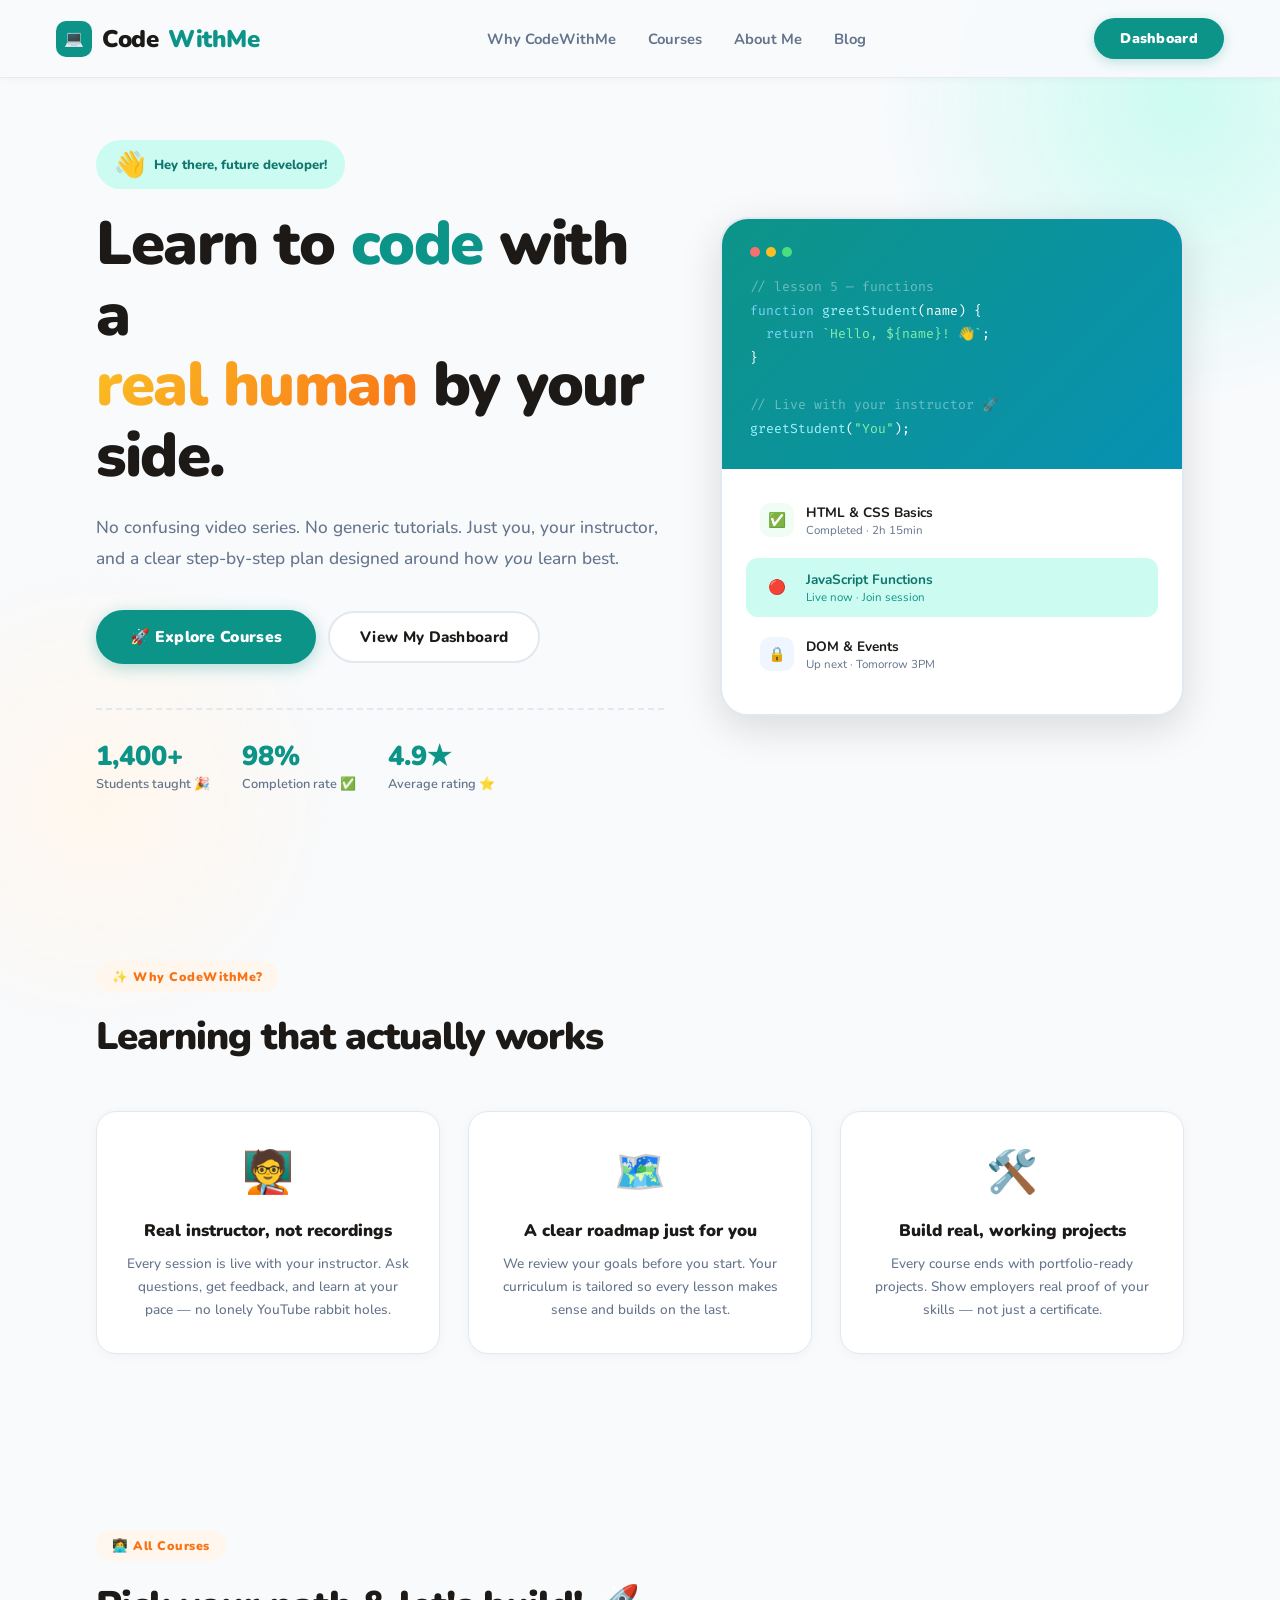
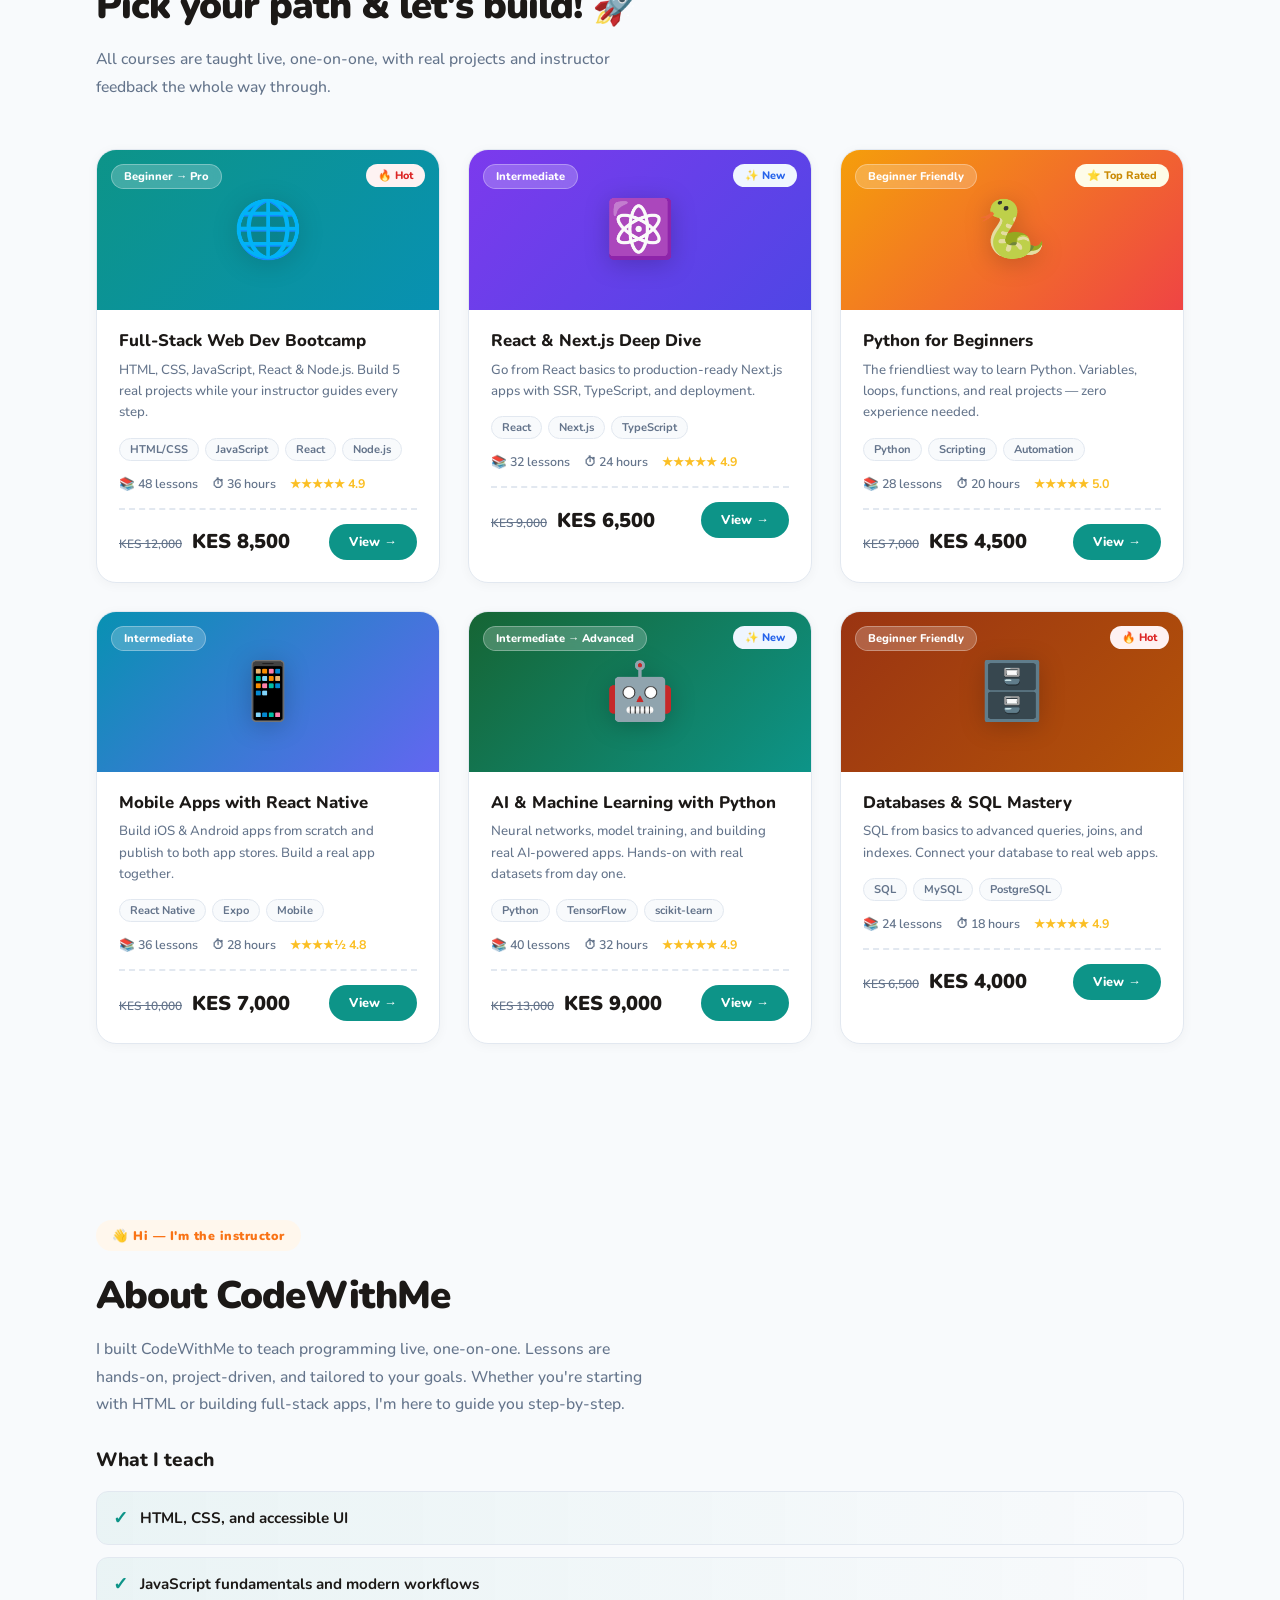
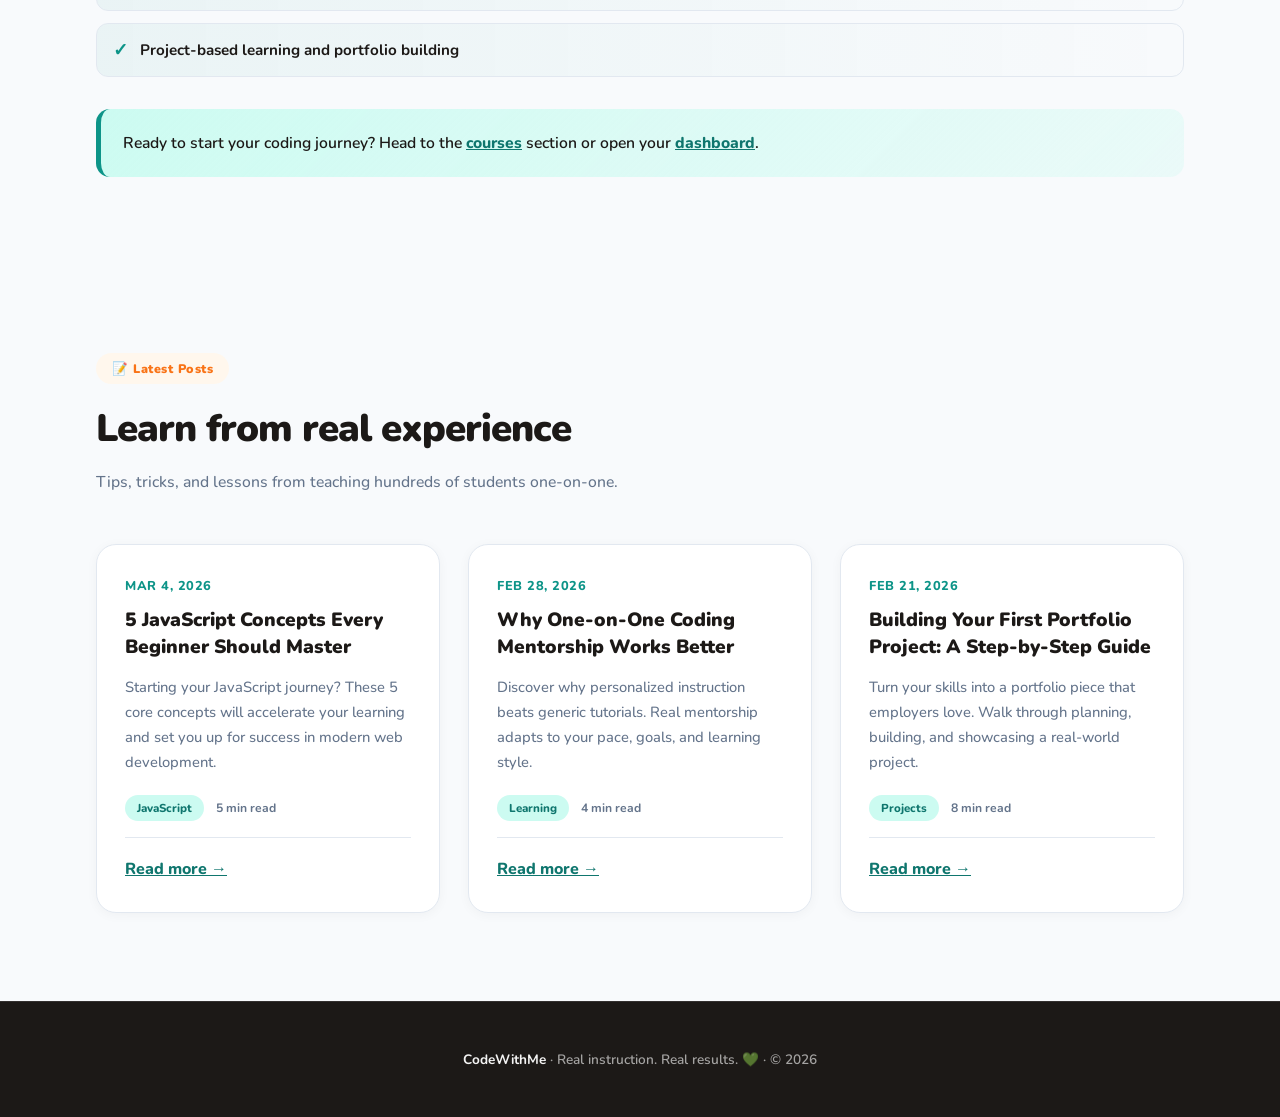
<file: CodeWithMe/index.html>
<!DOCTYPE html>
<html lang="en">
<head>
<meta charset="UTF-8">
<meta name="viewport" content="width=device-width, initial-scale=1.0">
<title>CodeWithMe — Learn Tech the Fun Way</title>
<link href="https://fonts.googleapis.com/css2?family=Nunito:wght@400;500;600;700;800;900&family=Fira+Code:wght@400;500&display=swap" rel="stylesheet">
<link rel="stylesheet" href="css/styles.css">
</head>
<body>

<!-- NAV -->
<nav>
  <a href="#hero-sec" class="brand"><div class="brand-icon">💻</div>Code<span>WithMe</span></a>
  <ul class="nav-links">
    <li><a href="#why-sec">Why CodeWithMe</a></li>
    <li><a href="#courses-sec">Courses</a></li>
    <li><a href="#about-sec">About Me</a></li>
    <li><a href="#blog-sec">Blog</a></li>
  </ul>
  <button class="nav-cta" onclick="window.location.href='pages/dashboard.html'">Dashboard</button>
</nav>

<!-- HERO -->
<section class="hero" id="hero-sec">
  <div class="hero-left">
    <div class="hero-eyebrow"><span class="wave">👋</span> Hey there, future developer!</div>
    <h1>Learn to <em>code</em> with a<br><span class="hl">real human</span> by your side.</h1>
    <p>No confusing video series. No generic tutorials. Just you, your instructor, and a clear step-by-step plan designed around how <em>you</em> learn best.</p>
    <div class="hero-btns">
      <button class="btn-primary" onclick="document.getElementById('courses-sec').scrollIntoView({behavior:'smooth'})">🚀 Explore Courses</button>
      <button class="btn-ghost" onclick="window.location.href='pages/dashboard.html'">View My Dashboard</button>
    </div>
    <div class="hero-stats">
      <div><div class="stat-num">1,400+</div><div class="stat-label">Students taught 🎉</div></div>
      <div><div class="stat-num">98%</div><div class="stat-label">Completion rate ✅</div></div>
      <div><div class="stat-num">4.9★</div><div class="stat-label">Average rating ⭐</div></div>
    </div>
  </div>
  <div class="hero-visual">
    <div class="hv-header">
      <div class="hv-dots"><div class="hv-dot"></div><div class="hv-dot"></div><div class="hv-dot"></div></div>
      <div class="hv-code">
        <span class="cm">// lesson 5 — functions</span><br>
        <span class="kw">function</span> <span class="fn">greetStudent</span>(name) {<br>
        &nbsp;&nbsp;<span class="kw">return</span> <span class="str">`Hello, ${name}! 👋`</span>;<br>
        }<br><br>
        <span class="cm">// Live with your instructor 🚀</span><br>
        <span class="fn">greetStudent</span>(<span class="str">"You"</span>);
      </div>
    </div>
    <div class="hv-body">
      <div class="hv-row">
        <div class="hv-icon" style="background:#f0fdf4;">✅</div>
        <div><div class="hv-name">HTML & CSS Basics</div><div class="hv-sub">Completed · 2h 15min</div></div>
      </div>
      <div class="hv-row act">
        <div class="hv-icon" style="background:var(--teal-light);">🔴</div>
        <div><div class="hv-name" style="color:var(--teal-dark)">JavaScript Functions</div><div class="hv-sub" style="color:var(--teal)">Live now · Join session</div></div>
      </div>
      <div class="hv-row">
        <div class="hv-icon" style="background:#eff6ff;">🔒</div>
        <div><div class="hv-name">DOM & Events</div><div class="hv-sub">Up next · Tomorrow 3PM</div></div>
      </div>
    </div>
  </div>
</section>

<!-- WHY SECTION -->
<section class="section" id="why-sec">
  <div class="eyebrow">✨ Why CodeWithMe?</div>
  <h2 class="sec-title">Learning that actually works</h2>
  <div class="why-grid">
    <div class="why-card">
      <div class="why-icon">🧑‍🏫</div>
      <div class="why-title">Real instructor, not recordings</div>
      <div class="why-desc">Every session is live with your instructor. Ask questions, get feedback, and learn at your pace — no lonely YouTube rabbit holes.</div>
    </div>
    <div class="why-card">
      <div class="why-icon">🗺️</div>
      <div class="why-title">A clear roadmap just for you</div>
      <div class="why-desc">We review your goals before you start. Your curriculum is tailored so every lesson makes sense and builds on the last.</div>
    </div>
    <div class="why-card">
      <div class="why-icon">🛠️</div>
      <div class="why-title">Build real, working projects</div>
      <div class="why-desc">Every course ends with portfolio-ready projects. Show employers real proof of your skills — not just a certificate.</div>
    </div>
  </div>
</section>

<!-- COURSES -->
<section class="section" id="courses-sec">
  <div class="eyebrow">👩‍💻 All Courses</div>
  <h2 class="sec-title">Pick your path &amp; let's build! 🚀</h2>
  <p class="sec-sub">All courses are taught live, one-on-one, with real projects and instructor feedback the whole way through.</p>
  <div class="courses-grid" id="courses-grid">
    <!-- injected by js/courses.js -->
  </div>
</section>

<!-- ABOUT -->
<section class="section" id="about-sec">
  <div class="eyebrow">👋 Hi — I'm the instructor</div>
  <h2 class="sec-title">About CodeWithMe</h2>
  <p class="sec-sub">I built CodeWithMe to teach programming live, one-on-one. Lessons are hands-on, project-driven, and tailored to your goals. Whether you're starting with HTML or building full-stack apps, I'm here to guide you step-by-step.</p>

  <h3 style="font-size: 1.2rem; font-weight: 800; margin: 28px 0 14px; color: var(--ink);">What I teach</h3>
  <ul class="teach-list">
    <li>HTML, CSS, and accessible UI</li>
    <li>JavaScript fundamentals and modern workflows</li>
    <li>Project-based learning and portfolio building</li>
  </ul>

  <p class="cta-text">Ready to start your coding journey? Head to the <a href="#courses-sec">courses</a> section or open your <a href="pages/dashboard.html">dashboard</a>.</p>
</section>

<!-- BLOG -->
<section class="section" id="blog-sec">
  <div class="eyebrow">📝 Latest Posts</div>
  <h2 class="sec-title">Learn from real experience</h2>
  <p class="sec-sub">Tips, tricks, and lessons from teaching hundreds of students one-on-one.</p>
  <div class="blog-grid">
    <article class="blog-card">
      <div class="blog-date">Mar 4, 2026</div>
      <h3 class="blog-title">5 JavaScript Concepts Every Beginner Should Master</h3>
      <p class="blog-excerpt">Starting your JavaScript journey? These 5 core concepts will accelerate your learning and set you up for success in modern web development.</p>
      <div class="blog-meta">
        <span class="blog-category">JavaScript</span>
        <span class="blog-reading-time">5 min read</span>
      </div>
      <a href="#" class="blog-link">Read more →</a>
    </article>

    <article class="blog-card">
      <div class="blog-date">Feb 28, 2026</div>
      <h3 class="blog-title">Why One-on-One Coding Mentorship Works Better</h3>
      <p class="blog-excerpt">Discover why personalized instruction beats generic tutorials. Real mentorship adapts to your pace, goals, and learning style.</p>
      <div class="blog-meta">
        <span class="blog-category">Learning</span>
        <span class="blog-reading-time">4 min read</span>
      </div>
      <a href="#" class="blog-link">Read more →</a>
    </article>

    <article class="blog-card">
      <div class="blog-date">Feb 21, 2026</div>
      <h3 class="blog-title">Building Your First Portfolio Project: A Step-by-Step Guide</h3>
      <p class="blog-excerpt">Turn your skills into a portfolio piece that employers love. Walk through planning, building, and showcasing a real-world project.</p>
      <div class="blog-meta">
        <span class="blog-category">Projects</span>
        <span class="blog-reading-time">8 min read</span>
      </div>
      <a href="#" class="blog-link">Read more →</a>
    </article>
  </div>
</section>

<footer><strong>CodeWithMe</strong> · Real instruction. Real results. 💚 · © 2026</footer>

<script src="js/courses.js"></script>
<script src="js/main.js"></script>
</body>
</html>
</file>
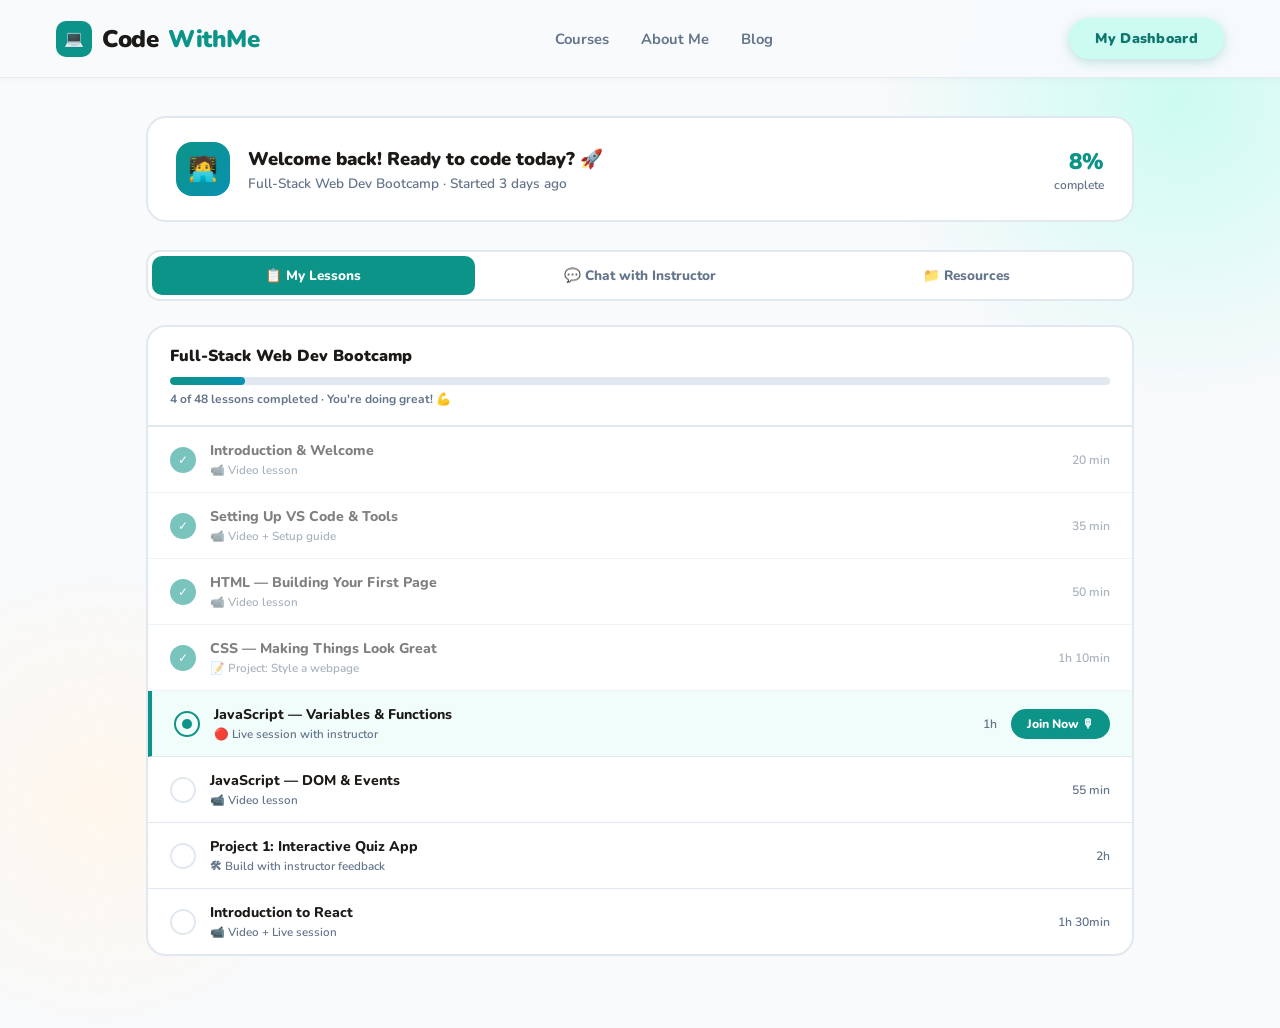
<file: CodeWithMe/pages/dashboard.html>
<!DOCTYPE html>
<html lang="en">
<head>
<meta charset="UTF-8">
<meta name="viewport" content="width=device-width, initial-scale=1.0">
<title>My Dashboard — CodeWithMe</title>
<link href="https://fonts.googleapis.com/css2?family=Nunito:wght@400;500;600;700;800;900&family=Fira+Code:wght@400;500&display=swap" rel="stylesheet">
<link rel="stylesheet" href="../css/styles.css">
</head>
<body style="padding-top: 80px;">

<nav>
  <div class="brand"><div class="brand-icon">💻</div>Code<span>WithMe</span></div>
  <ul class="nav-links">
    <li><a href="../index.html">Courses</a></li>
    <li><a href="../index.html#about-sec">About Me</a></li>
    <li><a href="../index.html#blog-sec">Blog</a></li>
  </ul>
  <button class="nav-cta" style="background:var(--teal-light);color:var(--teal-dark);">My Dashboard</button>
</nav>

<!-- Success banner (shown after payment) -->
<div class="dsb" id="success-banner" style="display:none">
  <div class="dsb-icon">🎉</div>
  <h2>You're in! Welcome to the course!</h2>
  <p>Payment confirmed! Your instructor has been notified and will message you within a few hours to schedule your first live session.</p>
  <button class="dsb-btn" onclick="document.getElementById('success-banner').style.display='none'">Go to My Dashboard →</button>
</div>

<div class="dash-wrap">
  <div class="welcome-bar">
    <div class="wb-av">🧑‍💻</div>
    <div class="wb-txt">
      <h3>Welcome back! Ready to code today? 🚀</h3>
      <p id="wb-course">Full-Stack Web Dev Bootcamp · Started 3 days ago</p>
    </div>
    <div class="wb-pct">
      <div class="wb-num">8%</div>
      <div class="wb-lbl">complete</div>
    </div>
  </div>

  <div class="dash-tabs">
    <button class="dtab active" onclick="swTab(this,'t-plan')">📋 My Lessons</button>
    <button class="dtab" onclick="swTab(this,'t-chat')">💬 Chat with Instructor</button>
    <button class="dtab" onclick="swTab(this,'t-res')">📁 Resources</button>
  </div>

  <!-- Lessons Tab -->
  <div id="t-plan">
    <div class="lp-card">
      <div class="lp-hdr">
        <h3 id="dash-cn">Full-Stack Web Dev Bootcamp</h3>
        <div class="prog-bar"><div class="prog-fill" id="prog-fill"></div></div>
        <div class="prog-txt">4 of 48 lessons completed · You're doing great! 💪</div>
      </div>
      <div class="li-r done"><div class="li-circ dc">✓</div><div class="li-inf"><div class="li-nm">Introduction & Welcome</div><div class="li-tp">📹 Video lesson</div></div><div class="li-du">20 min</div></div>
      <div class="li-r done"><div class="li-circ dc">✓</div><div class="li-inf"><div class="li-nm">Setting Up VS Code & Tools</div><div class="li-tp">📹 Video + Setup guide</div></div><div class="li-du">35 min</div></div>
      <div class="li-r done"><div class="li-circ dc">✓</div><div class="li-inf"><div class="li-nm">HTML — Building Your First Page</div><div class="li-tp">📹 Video lesson</div></div><div class="li-du">50 min</div></div>
      <div class="li-r done"><div class="li-circ dc">✓</div><div class="li-inf"><div class="li-nm">CSS — Making Things Look Great</div><div class="li-tp">📝 Project: Style a webpage</div></div><div class="li-du">1h 10min</div></div>
      <div class="li-r cur"><div class="li-circ cc"></div><div class="li-inf"><div class="li-nm">JavaScript — Variables & Functions</div><div class="li-tp">🔴 Live session with instructor</div></div><div class="li-du">1h</div><button class="join-btn">Join Now 🎙</button></div>
      <div class="li-r"><div class="li-circ"></div><div class="li-inf"><div class="li-nm">JavaScript — DOM & Events</div><div class="li-tp">📹 Video lesson</div></div><div class="li-du">55 min</div></div>
      <div class="li-r"><div class="li-circ"></div><div class="li-inf"><div class="li-nm">Project 1: Interactive Quiz App</div><div class="li-tp">🛠 Build with instructor feedback</div></div><div class="li-du">2h</div></div>
      <div class="li-r"><div class="li-circ"></div><div class="li-inf"><div class="li-nm">Introduction to React</div><div class="li-tp">📹 Video + Live session</div></div><div class="li-du">1h 30min</div></div>
    </div>
  </div>

  <!-- Chat Tab -->
  <div id="t-chat" style="display:none">
    <div class="chat-card">
      <div class="chat-hdr">
        <div class="chat-av">🧑‍🏫</div>
        <div class="chat-av-info">
          <h4>Your Instructor</h4>
          <div class="chat-status">Online — usually replies in minutes</div>
        </div>
      </div>
      <div class="chat-msgs" id="chat-msgs">
        <div class="msg fi"><div class="bubble">Hey! Welcome to CodeWithMe! 👋 I'm really excited to work with you. How comfortable are you with HTML right now?</div><div class="mtime">Yesterday · 2:14 PM</div></div>
        <div class="msg me"><div class="bubble">Hi! I've done a tiny bit before but honestly I'm starting fresh 😅 Super excited though!</div><div class="mtime">Yesterday · 3:02 PM</div></div>
        <div class="msg fi"><div class="bubble">That's perfect — blank-slate students learn the fastest! 🚀 I've booked your first session for tomorrow at 3PM EAT. We'll go slow, have fun, and build something you're proud of. See you then! 💪</div><div class="mtime">Yesterday · 3:18 PM</div></div>
      </div>
      <div class="chat-in-area">
        <input class="chat-in" id="chat-in" placeholder="Ask your instructor anything..." onkeydown="if(event.key==='Enter')sendMsg()">
        <button class="chat-send" onclick="sendMsg()">Send 💬</button>
      </div>
    </div>
  </div>

  <!-- Resources Tab -->
  <div id="t-res" style="display:none">
    <div class="side-card">
      <h4>📅 Next Live Session</h4>
      <div class="sess-time">
        <div class="st-date">Thursday, 6 March · 3:00 PM EAT</div>
        <div class="st-lbl">JavaScript Functions — Live with Instructor</div>
      </div>
      <button class="ec-try" style="width:100%;margin-top:4px;">Add to Calendar 📅</button>
    </div>
    <div class="side-card">
      <h4>📁 Course Resources</h4>
      <div class="res-item">📄 Course Starter Files.zip</div>
      <div class="res-item">📗 HTML Cheat Sheet.pdf</div>
      <div class="res-item">📘 CSS Reference Guide.pdf</div>
      <div class="res-item">📙 JS Quick Reference.pdf</div>
      <div class="res-item">🔗 Recommended Tools & Links</div>
    </div>
    <div class="side-card" style="background:linear-gradient(135deg,var(--teal-light),#eff6ff);border-color:var(--teal);">
      <h4>🏆 Your Certificate</h4>
      <p style="font-size:0.83rem;color:var(--muted);font-weight:600;margin-bottom:14px;line-height:1.6;">Complete all 48 lessons to unlock your personalized certificate.</p>
      <div style="background:white;border-radius:10px;padding:12px;border:1.5px solid var(--border);">
        <div style="font-size:0.75rem;color:var(--muted);font-weight:700;margin-bottom:8px;">Progress to certificate</div>
        <div style="background:var(--border);border-radius:100px;height:8px;overflow:hidden;">
          <div style="width:8%;height:100%;background:linear-gradient(90deg,var(--teal),#0891b2);border-radius:100px;"></div>
        </div>
        <div style="font-size:0.75rem;color:var(--muted);font-weight:700;margin-top:6px;">4 / 48 lessons · Keep going! 🎯</div>
      </div>
    </div>
  </div>
</div>

<script src="../js/dashboard.js"></script>
</body>
</html>
</file>
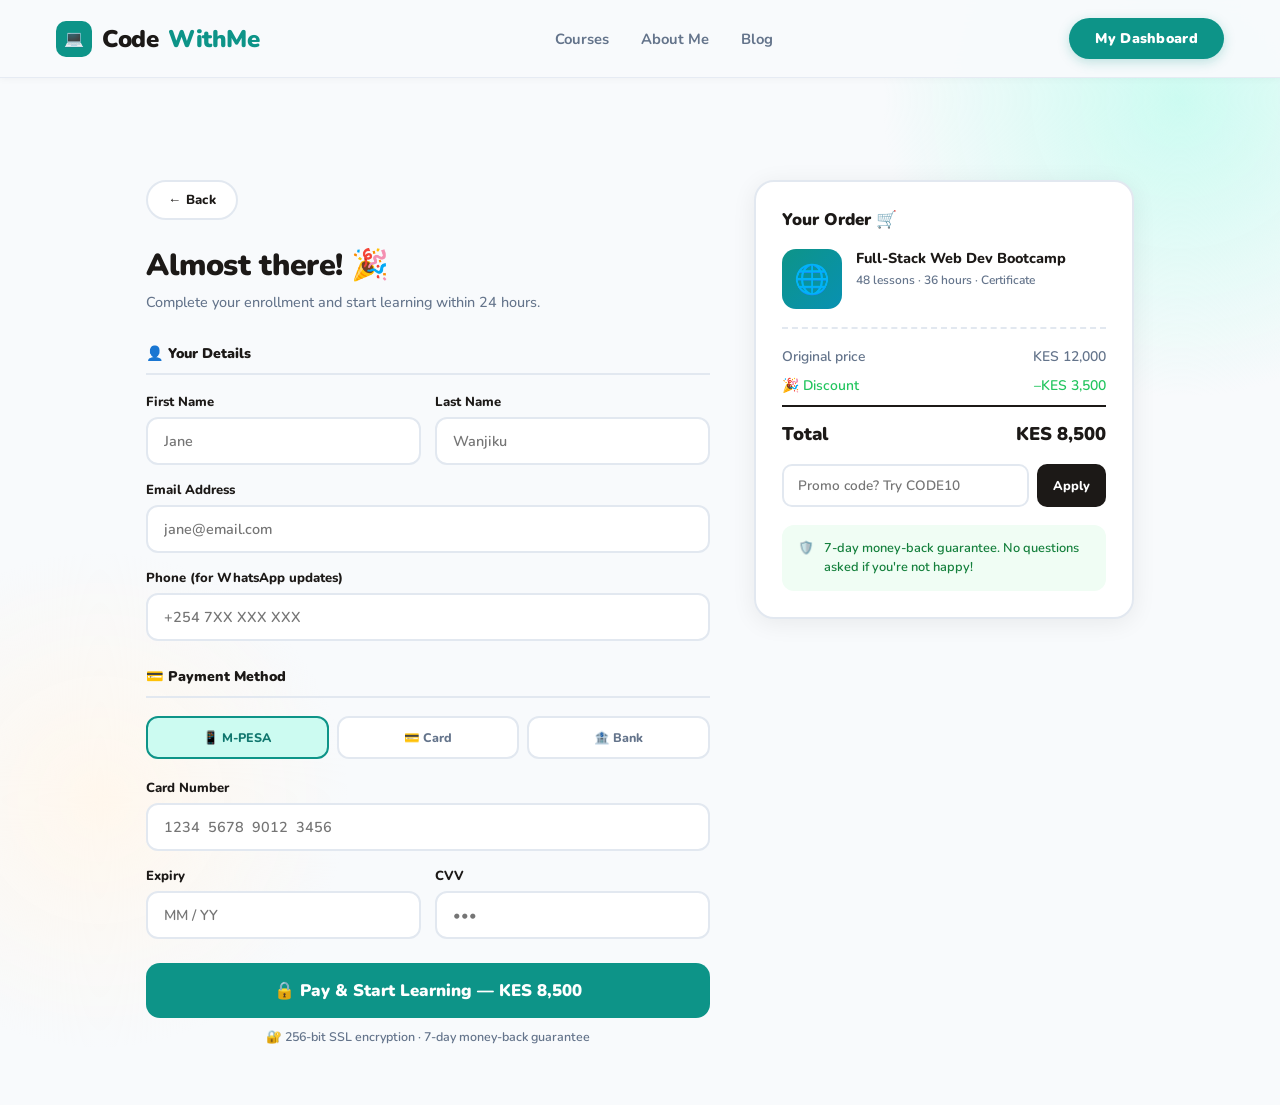
<file: CodeWithMe/pages/payment.html>
<!DOCTYPE html>
<html lang="en">
<head>
<meta charset="UTF-8">
<meta name="viewport" content="width=device-width, initial-scale=1.0">
<title>Payment — CodeWithMe</title>
<link href="https://fonts.googleapis.com/css2?family=Nunito:wght@400;500;600;700;800;900&family=Fira+Code:wght@400;500&display=swap" rel="stylesheet">
<link rel="stylesheet" href="../css/styles.css">
</head>
<body style="padding-top: 80px;">

<nav>
  <div class="brand"><div class="brand-icon">💻</div>Code<span>WithMe</span></div>
  <ul class="nav-links">
    <li><a href="../index.html">Courses</a></li>
    <li><a href="../index.html#about-sec">About Me</a></li>
    <li><a href="../index.html#blog-sec">Blog</a></li>
  </ul>
  <button class="nav-cta" onclick="window.location.href='dashboard.html'">My Dashboard</button>
</nav>

<div class="pay-wrap">
  <div class="pay-side">
    <button class="btn-ghost" style="margin-bottom:24px;padding:9px 20px;font-size:0.82rem;" onclick="window.history.back()">← Back</button>
    <h2>Almost there! 🎉</h2>
    <p class="pay-sub">Complete your enrollment and start learning within 24 hours.</p>

    <div class="fsec">👤 Your Details</div>
    <div class="frow">
      <div class="fg"><label class="fl">First Name</label><input class="fi" type="text" placeholder="Jane"></div>
      <div class="fg"><label class="fl">Last Name</label><input class="fi" type="text" placeholder="Wanjiku"></div>
    </div>
    <div class="fg"><label class="fl">Email Address</label><input class="fi" type="email" placeholder="jane@email.com"></div>
    <div class="fg"><label class="fl">Phone (for WhatsApp updates)</label><input class="fi" type="tel" placeholder="+254 7XX XXX XXX"></div>

    <div class="fsec">💳 Payment Method</div>
    <div class="pm-group">
      <div class="pm-opt sel" onclick="selPM(this)">📱 M-PESA</div>
      <div class="pm-opt" onclick="selPM(this)">💳 Card</div>
      <div class="pm-opt" onclick="selPM(this)">🏦 Bank</div>
    </div>
    <div class="fg"><label class="fl">Card Number</label><input class="fi" type="text" placeholder="1234  5678  9012  3456" maxlength="22" id="cnum"></div>
    <div class="frow">
      <div class="fg"><label class="fl">Expiry</label><input class="fi" type="text" placeholder="MM / YY" maxlength="7"></div>
      <div class="fg"><label class="fl">CVV</label><input class="fi" type="text" placeholder="•••" maxlength="4"></div>
    </div>

    <button class="pay-btn" onclick="processPayment()">🔒 Pay & Start Learning — <span id="pay-amt">KES 8,500</span></button>
    <div class="sec-note">🔐 256-bit SSL encryption · 7-day money-back guarantee</div>
  </div>

  <div>
    <div class="order-card">
      <div class="oc-title">Your Order 🛒</div>
      <div class="oc-course">
        <div class="oc-thumb" id="oc-thumb" style="background:linear-gradient(135deg,#0d9488,#0891b2)">🌐</div>
        <div class="oc-info">
          <h4 id="oc-name">Full-Stack Web Dev Bootcamp</h4>
          <p id="oc-meta">48 lessons · 36 hours · Certificate</p>
        </div>
      </div>
      <div class="oc-line"><span>Original price</span><span id="oc-orig">KES 12,000</span></div>
      <div class="oc-line disc"><span>🎉 Discount</span><span id="oc-disc">–KES 3,500</span></div>
      <div class="oc-total"><span>Total</span><span id="oc-total">KES 8,500</span></div>
      <div class="promo-row">
        <input class="promo-in" id="promo-code" placeholder="Promo code? Try CODE10">
        <button class="promo-go" onclick="applyPromo()">Apply</button>
      </div>
      <p id="promo-msg" style="font-size:0.78rem;margin-top:8px;font-weight:700;"></p>
      <div class="guarantee"><span>🛡️</span><span>7-day money-back guarantee. No questions asked if you're not happy!</span></div>
    </div>
  </div>
</div>

<script src="../js/courses.js"></script>
<script src="../js/payment.js"></script>
</body>
</html>
</file>
<file: CodeWithMe/css/styles.css>
/* ── VARIABLES ── */
:root {
  --teal: #0d9488;
  --teal-light: #ccfbf1;
  --teal-dark: #0f766e;
  --coral: #f97316;
  --coral-light: #fff7ed;
  --yellow: #fbbf24;
  --ink: #1c1917;
  --bg: #f8fafc;
  --muted: #64748b;
  --border: #e2e8f0;
  --success: #22c55e;
  --radius: 20px;
  --shadow: 0 4px 24px rgba(0,0,0,0.07);
  --shadow-hover: 0 12px 40px rgba(0,0,0,0.13);
}

* { margin: 0; padding: 0; box-sizing: border-box; }

body {
  font-family: 'Nunito', sans-serif;
  background: var(--bg);
  color: var(--ink);
  overflow-x: hidden;
  -webkit-font-smoothing: antialiased;
  -moz-osx-font-smoothing: grayscale;
}

body::before {
  content: '';
  position: fixed; top: -200px; right: -200px;
  width: 600px; height: 600px;
  background: radial-gradient(circle, #ccfbf1 0%, transparent 70%);
  pointer-events: none; z-index: 0;
}

body::after {
  content: '';
  position: fixed; bottom: -150px; left: -150px;
  width: 500px; height: 500px;
  background: radial-gradient(circle, #fff7ed 0%, transparent 70%);
  pointer-events: none; z-index: 0;
}

/* ── NAV ── */
nav {
  position: fixed; top: 0; left: 0; right: 0; z-index: 100;
  display: flex; align-items: center; justify-content: space-between;
  padding: 18px 56px;
  background: rgba(248,250,252,0.95);
  backdrop-filter: blur(16px);
  border-bottom: 1px solid rgba(226,232,240,0.8);
  box-shadow: 0 1px 8px rgba(0,0,0,0.04);
}

.brand {
  font-size: 1.5rem; font-weight: 900; letter-spacing: -0.5px;
  display: flex; align-items: center; gap: 10px;
  text-decoration: none; color: var(--ink); cursor: pointer;
  transition: opacity 0.2s ease;
}

.brand:hover { opacity: 0.7; }

.brand-icon {
  width: 36px; height: 36px; background: var(--teal);
  border-radius: 10px; display: flex; align-items: center;
  justify-content: center; font-size: 1rem;
  transition: transform 0.2s ease;
}

.brand:hover .brand-icon { transform: scale(1.08); }

.brand span { color: var(--teal); }

.nav-links { display: flex; gap: 32px; list-style: none; }
.nav-links a {
  text-decoration: none; color: var(--muted);
  font-size: 0.92rem; font-weight: 700; transition: color 0.2s;
}
.nav-links a:hover { color: var(--teal); }

.nav-cta {
  background: var(--teal); color: white; border: none;
  padding: 11px 26px; border-radius: 100px;
  font-family: 'Nunito', sans-serif; font-size: 0.88rem; font-weight: 900;
  cursor: pointer; transition: all 0.2s;
  box-shadow: 0 3px 12px rgba(13,148,136,0.25);
  letter-spacing: 0.3px;
}
.nav-cta:hover { transform: translateY(-2px); box-shadow: 0 6px 20px rgba(13,148,136,0.4); }

/* ── BUTTONS ── */
.btn-primary {
  background: var(--teal); color: white; border: none;
  padding: 16px 34px; border-radius: 100px;
  font-family: 'Nunito', sans-serif; font-weight: 900; font-size: 0.98rem;
  cursor: pointer; transition: all 0.2s;
  box-shadow: 0 4px 16px rgba(13,148,136,0.3);
  letter-spacing: 0.3px;
}
.btn-primary:hover { transform: translateY(-3px); box-shadow: 0 8px 28px rgba(13,148,136,0.4); }

.btn-ghost {
  background: white; color: var(--ink);
  border: 2px solid var(--border);
  padding: 14px 30px; border-radius: 100px;
  font-family: 'Nunito', sans-serif; font-weight: 800; font-size: 0.95rem;
  cursor: pointer; transition: all 0.2s;
  letter-spacing: 0.3px;
}
.btn-ghost:hover { border-color: var(--teal); background: var(--teal-light); transform: translateY(-2px); }

/* ── HERO ── */
.hero {
  padding: 140px 56px 80px;
  max-width: 1200px; margin: 0 auto;
  display: grid; grid-template-columns: 1.1fr 0.9fr; gap: 56px; align-items: center;
  position: relative; z-index: 1;
}

.wave {
  font-size: 1.6rem; display: inline-block;
  animation: wave 2.5s infinite; transform-origin: 70% 70%;
}
@keyframes wave {
  0%,100%{transform:rotate(0deg)} 20%{transform:rotate(-15deg)}
  40%{transform:rotate(12deg)} 60%{transform:rotate(-8deg)} 80%{transform:rotate(5deg)}
}

.hero-eyebrow {
  display: inline-flex; align-items: center; gap: 8px;
  background: var(--teal-light); color: var(--teal-dark);
  border-radius: 100px; padding: 7px 18px;
  font-size: 0.82rem; font-weight: 800; margin-bottom: 20px;
}

.hero h1 {
  font-size: clamp(2.8rem, 4.8vw, 4rem); font-weight: 900;
  line-height: 1.15; letter-spacing: -1.5px; margin-bottom: 20px;
}
.hero h1 em { font-style: normal; color: var(--teal); }
.hl {
  background: linear-gradient(120deg, var(--yellow) 0%, var(--coral) 100%);
  -webkit-background-clip: text; -webkit-text-fill-color: transparent;
}

.hero p { font-size: 1.08rem; color: var(--muted); line-height: 1.8; margin-bottom: 36px; font-weight: 500; }

.hero-btns { display: flex; gap: 12px; align-items: center; flex-wrap: wrap; }

.hero-stats {
  display: flex; gap: 32px; margin-top: 44px;
  padding-top: 28px; border-top: 2px dashed var(--border);
}
.stat-num { font-size: 1.7rem; font-weight: 900; color: var(--teal); }
.stat-label { font-size: 0.8rem; color: var(--muted); font-weight: 600; }

/* hero visual */
.hero-visual {
  background: white; border-radius: 28px;
  box-shadow: var(--shadow-hover); border: 2px solid var(--border); overflow: hidden;
}
.hv-header { background: linear-gradient(135deg, #0d9488 0%, #0891b2 100%); padding: 28px; color: white; }
.hv-dots { display: flex; gap: 6px; margin-bottom: 18px; }
.hv-dot { width: 10px; height: 10px; border-radius: 50%; }
.hv-dot:nth-child(1){background:#f87171;} .hv-dot:nth-child(2){background:#fbbf24;} .hv-dot:nth-child(3){background:#4ade80;}
.hv-code { font-family: 'Fira Code', monospace; font-size: 0.82rem; line-height: 1.8; }
.kw{color:#7dd3fc;} .fn{color:#a5f3fc;} .str{color:#86efac;} .cm{color:rgba(255,255,255,0.4);} 
.hv-body { padding: 22px 24px; }
.hv-row { display: flex; align-items: center; gap: 12px; padding: 12px 14px; border-radius: 12px; margin-bottom: 8px; }
.hv-row.act { background: var(--teal-light); }
.hv-icon { width: 34px; height: 34px; border-radius: 10px; display: flex; align-items: center; justify-content: center; font-size: 0.9rem; flex-shrink: 0; }
.hv-name { font-size: 0.85rem; font-weight: 700; }
.hv-sub { font-size: 0.72rem; color: var(--muted); }

/* ── SECTIONS ── */
.section { padding: 88px 56px; max-width: 1200px; margin: 0 auto; position: relative; z-index: 1; }
.eyebrow {
  display: inline-flex; align-items: center; gap: 6px;
  background: var(--coral-light); color: var(--coral);
  border-radius: 100px; padding: 7px 16px;
  font-size: 0.78rem; font-weight: 900; margin-bottom: 18px; letter-spacing: 0.5px;
}
.sec-title { font-size: clamp(1.8rem, 3vw, 2.6rem); font-weight: 900; letter-spacing: -1px; margin-bottom: 14px; }
.sec-sub { color: var(--muted); font-size: 0.98rem; line-height: 1.75; font-weight: 500; max-width: 560px; margin-bottom: 0; }

/* ── WHY CARDS ── */
.why-grid { display: grid; grid-template-columns: repeat(3,1fr); gap: 28px; margin-top: 48px; }
.why-card {
  background: white; border-radius: var(--radius);
  border: 1px solid var(--border); padding: 32px 28px;
  text-align: center; transition: transform 0.3s, box-shadow 0.3s, border-color 0.3s;
  box-shadow: 0 2px 12px rgba(0,0,0,0.04);
}
.why-card:hover { transform: translateY(-6px); box-shadow: var(--shadow); border-color: var(--teal); }
.why-icon { font-size: 2.6rem; margin-bottom: 18px; }
.why-title { font-size: 1.05rem; font-weight: 900; margin-bottom: 10px; color: var(--ink); }
.why-desc { font-size: 0.85rem; color: var(--muted); line-height: 1.7; font-weight: 500; }

/* ── COURSE CARDS ── */
.courses-grid { display: grid; grid-template-columns: repeat(auto-fill, minmax(310px, 1fr)); gap: 28px; margin-top: 48px; }
.ccard {
  background: white; border-radius: var(--radius);
  border: 1px solid var(--border); cursor: pointer;
  transition: transform 0.3s, box-shadow 0.3s, border-color 0.3s; overflow: hidden;
  box-shadow: 0 2px 12px rgba(0,0,0,0.04);
}
.ccard:hover { transform: translateY(-8px); box-shadow: var(--shadow-hover); border-color: var(--teal); }
.cthumb { height: 160px; position: relative; display: flex; align-items: center; justify-content: center; }
.cthumb-emoji { font-size: 3.5rem; filter: drop-shadow(0 4px 12px rgba(0,0,0,0.2)); }
.clevel { position: absolute; top: 14px; left: 14px; background: rgba(255,255,255,0.22); color: white; font-size: 0.7rem; font-weight: 800; padding: 4px 12px; border-radius: 100px; backdrop-filter: blur(8px); border: 1px solid rgba(255,255,255,0.3); }
.cbadge { position: absolute; top: 14px; right: 14px; font-size: 0.68rem; font-weight: 800; padding: 4px 12px; border-radius: 100px; }
.cbadge.hot { background: #fef2f2; color: #dc2626; }
.cbadge.new { background: #eff6ff; color: #2563eb; }
.cbadge.top { background: #fefce8; color: #ca8a04; }
.cbody { padding: 20px 22px 22px; }
.ctitle { font-size: 1.05rem; font-weight: 800; margin-bottom: 8px; line-height: 1.3; }
.cdesc { font-size: 0.83rem; color: var(--muted); line-height: 1.6; margin-bottom: 14px; font-weight: 500; }
.ctags { display: flex; flex-wrap: wrap; gap: 6px; margin-bottom: 14px; }
.ctag { background: var(--bg); color: var(--muted); font-size: 0.7rem; font-weight: 700; padding: 3px 10px; border-radius: 100px; border: 1.5px solid var(--border); }
.cmeta { display: flex; gap: 14px; font-size: 0.78rem; color: var(--muted); font-weight: 600; margin-bottom: 16px; }
.cfooter { display: flex; align-items: center; justify-content: space-between; padding-top: 14px; border-top: 2px dashed var(--border); }
.cprice { font-size: 1.25rem; font-weight: 900; }
.cprice small { font-size: 0.75rem; color: var(--muted); text-decoration: line-through; font-weight: 600; margin-right: 4px; }
.cstars { color: var(--yellow); font-size: 0.78rem; font-weight: 700; }
.cenroll { background: var(--teal); color: white; border: none; padding: 9px 20px; border-radius: 100px; font-family: 'Nunito', sans-serif; font-weight: 800; font-size: 0.8rem; cursor: pointer; transition: transform 0.2s, background 0.2s; }
.cenroll:hover { background: var(--teal-dark); transform: scale(1.05); }

/* ── CURRICULUM PAGE ── */
.cur-hero {
  background: linear-gradient(135deg, #0d9488 0%, #0891b2 60%, #6366f1 100%);
  padding: 120px 56px 48px; color: white; position: relative; overflow: hidden;
}
.cur-hero::before {
  content: '{ }'; position: absolute; right: 56px; top: 50%; transform: translateY(-50%);
  font-family: 'Fira Code', monospace; font-size: 8rem; font-weight: 500;
  color: rgba(255,255,255,0.08); line-height: 1;
}
.back-btn {
  display: inline-flex; align-items: center; gap: 6px;
  background: rgba(255,255,255,0.15); color: white;
  border: 1px solid rgba(255,255,255,0.25); padding: 8px 18px;
  border-radius: 100px; cursor: pointer;
  font-family: 'Nunito', sans-serif; font-size: 0.83rem; font-weight: 700;
  margin-bottom: 28px; transition: background 0.2s; backdrop-filter: blur(8px);
}
.back-btn:hover { background: rgba(255,255,255,0.25); }
.cur-tag { display: inline-block; background: rgba(255,255,255,0.2); color: white; border-radius: 100px; padding: 5px 14px; font-size: 0.75rem; font-weight: 800; margin-bottom: 14px; }
.cur-hero h1 { font-size: 2.2rem; font-weight: 900; letter-spacing: -0.8px; margin-bottom: 12px; }
.cur-hero p { opacity: 0.82; font-size: 0.95rem; line-height: 1.65; max-width: 580px; margin-bottom: 24px; font-weight: 500; }
.cur-stats { display: flex; gap: 16px; flex-wrap: wrap; }
.cstat { background: rgba(255,255,255,0.15); border-radius: 12px; padding: 10px 18px; font-size: 0.83rem; font-weight: 700; backdrop-filter: blur(8px); }
.cur-body { display: grid; grid-template-columns: 1fr 360px; gap: 36px; padding: 44px 56px; max-width: 1200px; margin: 0 auto; position: relative; z-index: 1; }

/* modules */
.mod-block { background: white; border: 2px solid var(--border); border-radius: 16px; overflow: hidden; margin-bottom: 10px; }
.mod-hdr { padding: 16px 20px; display: flex; align-items: center; gap: 14px; cursor: pointer; transition: background 0.2s; }
.mod-hdr:hover { background: var(--bg); }
.mod-num { width: 36px; height: 36px; border-radius: 10px; background: var(--teal-light); color: var(--teal-dark); display: flex; align-items: center; justify-content: center; font-weight: 900; font-size: 0.85rem; flex-shrink: 0; }
.mod-info { flex: 1; }
.mod-title { font-size: 0.95rem; font-weight: 800; }
.mod-meta { font-size: 0.75rem; color: var(--muted); font-weight: 600; margin-top: 2px; }
.mod-arr { font-size: 0.75rem; color: var(--muted); transition: transform 0.3s; }
.mod-block.open .mod-arr { transform: rotate(180deg); }
.mod-lessons { display: none; border-top: 2px solid var(--border); }
.mod-block.open .mod-lessons { display: block; }
.l-row { display: flex; align-items: center; gap: 12px; padding: 13px 20px; border-bottom: 1px solid var(--border); transition: background 0.15s; }
.l-row:last-child { border-bottom: none; }
.l-row:hover { background: var(--bg); }
.l-ico { width: 30px; height: 30px; border-radius: 8px; display: flex; align-items: center; justify-content: center; font-size: 0.75rem; flex-shrink: 0; }
.l-ico.video{background:#eff6ff;} .l-ico.quiz{background:#fefce8;} .l-ico.project{background:#f0fdf4;} .l-ico.live{background:#fdf4ff;}
.l-name { flex: 1; font-size: 0.87rem; font-weight: 700; }
.l-dur { font-size: 0.76rem; color: var(--muted); font-weight: 600; }
.l-free { background: var(--teal-light); color: var(--teal-dark); font-size: 0.67rem; font-weight: 800; padding: 3px 9px; border-radius: 100px; }

/* enroll card */
.enroll-card { background: white; border-radius: var(--radius); border: 2px solid var(--border); padding: 26px; position: sticky; top: 96px; box-shadow: var(--shadow); }
.ec-price-area { text-align: center; padding-bottom: 20px; border-bottom: 2px dashed var(--border); margin-bottom: 20px; }
.ec-orig { font-size: 0.88rem; color: var(--muted); text-decoration: line-through; font-weight: 600; }
.ec-price { font-size: 2.4rem; font-weight: 900; color: var(--ink); }
.ec-save { display: inline-block; background: #fef9c3; color: #92400e; font-size: 0.73rem; font-weight: 800; padding: 4px 12px; border-radius: 100px; margin-top: 6px; }
.ec-cta { width: 100%; background: var(--teal); color: white; border: none; padding: 16px; border-radius: 14px; font-family: 'Nunito', sans-serif; font-weight: 900; font-size: 1rem; cursor: pointer; transition: transform 0.2s, box-shadow 0.2s; margin-bottom: 10px; }
.ec-cta:hover { transform: translateY(-2px); box-shadow: 0 8px 24px rgba(13,148,136,0.4); }
.ec-try { width: 100%; background: transparent; border: 2px solid var(--border); padding: 13px; border-radius: 14px; font-family: 'Nunito', sans-serif; font-weight: 800; font-size: 0.88rem; cursor: pointer; transition: border-color 0.2s; color: var(--ink); }
.ec-try:hover { border-color: var(--teal); }
.ec-includes { margin-top: 20px; }
.ec-includes h4 { font-size: 0.88rem; font-weight: 900; margin-bottom: 12px; }
.ec-item { display: flex; align-items: center; gap: 10px; font-size: 0.82rem; color: var(--muted); font-weight: 600; margin-bottom: 9px; }
.ec-ico { background: var(--teal-light); color: var(--teal-dark); width: 22px; height: 22px; border-radius: 6px; display: flex; align-items: center; justify-content: center; font-size: 0.7rem; flex-shrink: 0; }

/* ── PAYMENT PAGE ── */
.pay-wrap { display: grid; grid-template-columns: 1fr 380px; gap: 44px; padding: 100px 56px 60px; max-width: 1100px; margin: 0 auto; position: relative; z-index: 1; }
.pay-side h2 { font-size: 1.9rem; font-weight: 900; letter-spacing: -0.5px; margin-bottom: 6px; }
.pay-sub { color: var(--muted); font-size: 0.9rem; font-weight: 500; margin-bottom: 32px; }
.fsec { font-size: 0.88rem; font-weight: 900; color: var(--ink); padding-bottom: 10px; border-bottom: 2px solid var(--border); margin: 26px 0 18px; }
.fg { margin-bottom: 16px; }
.fl { font-size: 0.82rem; font-weight: 800; display: block; margin-bottom: 6px; color: var(--ink); }
.fi { width: 100%; border: 2px solid var(--border); border-radius: 12px; padding: 12px 16px; font-family: 'Nunito', sans-serif; font-size: 0.9rem; font-weight: 600; color: var(--ink); background: white; outline: none; transition: border-color 0.2s, box-shadow 0.2s; }
.fi:focus { border-color: var(--teal); box-shadow: 0 0 0 4px rgba(13,148,136,0.1); }
.frow { display: grid; grid-template-columns: 1fr 1fr; gap: 14px; }
.pm-group { display: flex; gap: 8px; margin-bottom: 20px; }
.pm-opt { flex: 1; border: 2px solid var(--border); border-radius: 12px; padding: 11px 10px; cursor: pointer; background: white; font-family: 'Nunito', sans-serif; font-size: 0.78rem; font-weight: 800; color: var(--muted); text-align: center; transition: border-color 0.2s, background 0.2s; }
.pm-opt.sel { border-color: var(--teal); background: var(--teal-light); color: var(--teal-dark); }
.pay-btn { width: 100%; background: var(--teal); color: white; border: none; padding: 16px; border-radius: 14px; font-family: 'Nunito', sans-serif; font-weight: 900; font-size: 1.05rem; cursor: pointer; transition: transform 0.2s, box-shadow 0.2s; margin-top: 8px; }
.pay-btn:hover { transform: translateY(-2px); box-shadow: 0 10px 28px rgba(13,148,136,0.4); }
.sec-note { text-align: center; font-size: 0.78rem; color: var(--muted); font-weight: 600; margin-top: 10px; }
.order-card { background: white; border-radius: var(--radius); border: 2px solid var(--border); padding: 26px; position: sticky; top: 96px; box-shadow: var(--shadow); }
.oc-title { font-size: 1.05rem; font-weight: 900; margin-bottom: 18px; }
.oc-course { display: flex; gap: 14px; align-items: flex-start; padding-bottom: 18px; border-bottom: 2px dashed var(--border); margin-bottom: 18px; }
.oc-thumb { width: 60px; height: 60px; border-radius: 14px; display: flex; align-items: center; justify-content: center; font-size: 1.8rem; flex-shrink: 0; }
.oc-info h4 { font-size: 0.9rem; font-weight: 800; margin-bottom: 4px; line-height: 1.3; }
.oc-info p { font-size: 0.75rem; color: var(--muted); font-weight: 600; }
.oc-line { display: flex; justify-content: space-between; font-size: 0.87rem; color: var(--muted); font-weight: 600; margin-bottom: 10px; }
.oc-line.disc { color: var(--success); }
.oc-total { display: flex; justify-content: space-between; font-size: 1.15rem; font-weight: 900; padding-top: 14px; border-top: 2px solid var(--ink); margin-top: 4px; }
.promo-row { display: flex; gap: 8px; margin-top: 18px; }
.promo-in { flex: 1; border: 2px solid var(--border); border-radius: 10px; padding: 10px 14px; font-size: 0.85rem; font-family: 'Nunito', sans-serif; font-weight: 600; outline: none; transition: border-color 0.2s; }
.promo-in:focus { border-color: var(--teal); }
.promo-go { background: var(--ink); color: white; border: none; border-radius: 10px; padding: 10px 16px; font-family: 'Nunito', sans-serif; font-weight: 800; font-size: 0.8rem; cursor: pointer; }
.guarantee { background: #f0fdf4; border-radius: 12px; padding: 14px 16px; margin-top: 18px; display: flex; gap: 10px; font-size: 0.8rem; font-weight: 600; color: #15803d; line-height: 1.5; }

/* ── DASHBOARD ── */
.dsb { background: linear-gradient(135deg, #0d9488, #0891b2); color: white; text-align: center; padding: 60px 24px 44px; }
.dsb-icon { font-size: 3.5rem; margin-bottom: 14px; }
.dsb h2 { font-size: 1.8rem; font-weight: 900; margin-bottom: 8px; }
.dsb p { opacity: 0.85; font-size: 0.95rem; font-weight: 500; max-width: 460px; margin: 0 auto 22px; line-height: 1.6; }
.dsb-btn { background: white; color: var(--teal-dark); border: none; padding: 12px 28px; border-radius: 100px; font-family: 'Nunito', sans-serif; font-weight: 900; font-size: 0.9rem; cursor: pointer; transition: transform 0.2s; }
.dsb-btn:hover { transform: scale(1.04); }
.dash-wrap { padding: 36px 56px 72px; max-width: 1100px; margin: 0 auto; position: relative; z-index: 1; }
.welcome-bar { background: white; border-radius: var(--radius); border: 2px solid var(--border); padding: 24px 28px; margin-bottom: 28px; display: flex; align-items: center; gap: 18px; }
.wb-av { width: 54px; height: 54px; border-radius: 16px; background: linear-gradient(135deg, var(--teal), #0891b2); display: flex; align-items: center; justify-content: center; font-size: 1.5rem; flex-shrink: 0; }
.wb-txt h3 { font-size: 1.15rem; font-weight: 900; margin-bottom: 3px; }
.wb-txt p { font-size: 0.85rem; color: var(--muted); font-weight: 600; }
.wb-pct { margin-left: auto; text-align: right; }
.wb-num { font-size: 1.4rem; font-weight: 900; color: var(--teal); }
.wb-lbl { font-size: 0.75rem; color: var(--muted); font-weight: 600; }
.dash-tabs { display: flex; gap: 4px; background: white; border: 2px solid var(--border); border-radius: 14px; padding: 4px; margin-bottom: 24px; }
.dtab { flex: 1; background: transparent; border: none; padding: 10px 14px; border-radius: 10px; font-family: 'Nunito', sans-serif; font-weight: 800; font-size: 0.85rem; cursor: pointer; transition: background 0.2s, color 0.2s; color: var(--muted); }
.dtab.active { background: var(--teal); color: white; }
.lp-card { background: white; border-radius: var(--radius); border: 2px solid var(--border); overflow: hidden; }
.lp-hdr { padding: 18px 22px; border-bottom: 2px solid var(--border); }
.lp-hdr h3 { font-size: 1rem; font-weight: 900; margin-bottom: 10px; }
.prog-bar { background: var(--border); border-radius: 100px; height: 8px; overflow: hidden; }
.prog-fill { height: 100%; background: linear-gradient(90deg, var(--teal), #0891b2); width: 0%; border-radius: 100px; transition: width 1s ease; }
.prog-txt { font-size: 0.75rem; color: var(--muted); font-weight: 700; margin-top: 6px; }
.li-r { display: flex; align-items: center; gap: 14px; padding: 14px 22px; border-bottom: 1px solid var(--border); transition: background 0.15s; }
.li-r:last-child { border-bottom: none; }
.li-r:hover { background: var(--bg); }
.li-r.done { opacity: 0.55; }
.li-r.cur { background: #f0fdfa; border-left: 4px solid var(--teal); }
.li-circ { width: 26px; height: 26px; border-radius: 50%; border: 2.5px solid var(--border); display: flex; align-items: center; justify-content: center; font-size: 0.65rem; flex-shrink: 0; }
.li-circ.dc { background: var(--teal); border-color: var(--teal); color: white; font-size: 0.75rem; }
.li-circ.cc { border-color: var(--teal); }
.li-circ.cc::after { content: ''; width: 10px; height: 10px; border-radius: 50%; background: var(--teal); }
.li-inf { flex: 1; }
.li-nm { font-size: 0.88rem; font-weight: 800; margin-bottom: 2px; }
.li-tp { font-size: 0.73rem; color: var(--muted); font-weight: 600; }
.li-du { font-size: 0.76rem; color: var(--muted); font-weight: 600; }
.join-btn { background: var(--teal); color: white; border: none; padding: 7px 16px; border-radius: 100px; font-family: 'Nunito', sans-serif; font-weight: 800; font-size: 0.77rem; cursor: pointer; white-space: nowrap; }
.side-card { background: white; border-radius: var(--radius); border: 2px solid var(--border); padding: 22px; margin-bottom: 20px; }
.side-card h4 { font-size: 0.9rem; font-weight: 900; margin-bottom: 16px; }
.sess-time { background: var(--teal-light); border-radius: 12px; padding: 14px 16px; margin-bottom: 12px; }
.st-date { font-size: 1rem; font-weight: 900; color: var(--teal-dark); margin-bottom: 2px; }
.st-lbl { font-size: 0.75rem; color: var(--teal); font-weight: 700; }
.res-item { display: flex; align-items: center; gap: 10px; padding: 9px 0; border-bottom: 1px solid var(--border); font-size: 0.83rem; font-weight: 700; cursor: pointer; transition: color 0.2s; }
.res-item:last-child { border-bottom: none; }
.res-item:hover { color: var(--teal); }
.chat-card { background: white; border-radius: var(--radius); border: 2px solid var(--border); overflow: hidden; }
.chat-hdr { padding: 16px 22px; border-bottom: 2px solid var(--border); display: flex; align-items: center; gap: 12px; background: linear-gradient(to right, #f0fdfa, white); }
.chat-av { width: 40px; height: 40px; border-radius: 12px; background: linear-gradient(135deg, var(--teal), #0891b2); display: flex; align-items: center; justify-content: center; font-size: 1rem; }
.chat-av-info h4 { font-size: 0.88rem; font-weight: 900; }
.chat-status { font-size: 0.73rem; color: var(--success); font-weight: 700; display: flex; align-items: center; gap: 4px; }
.chat-status::before { content: '●'; font-size: 0.5rem; }
.chat-msgs { padding: 18px 20px; min-height: 220px; max-height: 340px; overflow-y: auto; display: flex; flex-direction: column; gap: 12px; }
.msg { max-width: 78%; }
.msg.fi { align-self: flex-start; }
.msg.me { align-self: flex-end; }
.bubble { padding: 11px 15px; border-radius: 14px; font-size: 0.86rem; line-height: 1.55; font-weight: 600; }
.fi .bubble { background: var(--bg); border-bottom-left-radius: 4px; }
.me .bubble { background: var(--teal); color: white; border-bottom-right-radius: 4px; }
.mtime { font-size: 0.68rem; color: var(--muted); font-weight: 600; margin-top: 4px; }
.me .mtime { text-align: right; }
.chat-in-area { display: flex; gap: 10px; padding: 14px 20px; border-top: 2px solid var(--border); background: var(--bg); }
.chat-in { flex: 1; border: 2px solid var(--border); border-radius: 100px; padding: 10px 18px; font-family: 'Nunito', sans-serif; font-size: 0.86rem; font-weight: 600; outline: none; background: white; transition: border-color 0.2s; }
.chat-in:focus { border-color: var(--teal); }
.chat-send { background: var(--teal); color: white; border: none; border-radius: 100px; padding: 10px 20px; font-family: 'Nunito', sans-serif; font-weight: 800; font-size: 0.82rem; cursor: pointer; }

/* ── FOOTER ── */
footer {
  background: var(--ink); color: rgba(255,255,255,0.6);
  text-align: center; padding: 48px 32px;
  font-size: 0.85rem; font-weight: 600;
  position: relative; z-index: 1;
  border-top: 1px solid rgba(255,255,255,0.1);
}
footer strong { color: rgba(255,255,255,0.95); }

/* ── ANIMATIONS ── */
@keyframes fadeUp { from{opacity:0;transform:translateY(20px);}to{opacity:1;transform:translateY(0);} }
.hero, .section, .cur-hero, .cur-body, .pay-wrap, .dash-wrap { animation: fadeUp 0.45s ease both; }

/* ── RESPONSIVE ── */
/* Tablet (900px and below) */
@media (max-width: 900px) {
  nav { padding: 14px 20px; }
  .brand { font-size: 1.3rem; }
  .nav-links { display: none; }
  .hero { grid-template-columns: 1fr; padding: 110px 20px 60px; gap: 40px; }
  .hero-left { max-width: 100%; }
  .hero h1 { font-size: clamp(2.2rem, 6vw, 2.8rem); margin-bottom: 16px; }
  .hero p { font-size: 0.98rem; margin-bottom: 28px; }
  .hero-visual { display: none; }
  .hero-stats { gap: 20px; margin-top: 36px; }
  .stat-num { font-size: 1.4rem; }
  .stat-label { font-size: 0.75rem; }
  
  .section { padding: 56px 20px; }
  .sec-title { font-size: clamp(1.6rem, 4vw, 2.2rem); margin-bottom: 12px; }
  .sec-sub { font-size: 0.92rem; }
  
  .why-grid { grid-template-columns: 1fr; gap: 20px; margin-top: 36px; }
  .why-card { padding: 24px 20px; }
  .why-icon { font-size: 2.2rem; margin-bottom: 14px; }
  .why-title { font-size: 0.98rem; }
  .why-desc { font-size: 0.82rem; }
  
  .courses-grid { grid-template-columns: repeat(auto-fill, minmax(280px, 1fr)); gap: 20px; margin-top: 36px; }
  .ccard { padding: 0; }
  .cbody { padding: 18px 16px 16px; }
  .ctitle { font-size: 0.98rem; }
  .cdesc { font-size: 0.8rem; }
  
  .blog-grid { grid-template-columns: 1fr; gap: 20px; margin-top: 36px; }
  .blog-card { padding: 24px 20px; }
  .blog-title { font-size: 1.08rem; }
  .blog-excerpt { font-size: 0.88rem; margin-bottom: 16px; }
  
  .teach-list { gap: 10px; margin-top: 14px; }
  .teach-list li { padding: 12px 14px; font-size: 0.92rem; }
  
  .cta-text { padding: 16px 18px; margin-top: 24px; font-size: 0.94rem; }
  
  .cur-hero { padding: 80px 20px 30px; }
  .cur-body, .pay-wrap { grid-template-columns: 1fr; padding: 28px 20px; gap: 28px; }
  .enroll-card, .order-card { position: static; margin-top: 28px; }
  .dash-wrap { padding: 20px 20px 40px; }
  .welcome-bar { flex-wrap: wrap; }
}

/* Mobile (600px and below) */
@media (max-width: 600px) {
  html { scroll-behavior: auto; }
  
  nav { padding: 12px 16px; position: sticky; top: 0; }
  .brand { font-size: 1.1rem; gap: 6px; }
  .brand-icon { width: 32px; height: 32px; }
  .nav-cta { padding: 9px 18px; font-size: 0.8rem; }
  
  .hero { padding: 100px 16px 48px; gap: 24px; }
  .hero h1 { font-size: clamp(1.8rem, 5vw, 2.4rem); line-height: 1.2; margin-bottom: 14px; }
  .hero p { font-size: 0.92rem; margin-bottom: 20px; line-height: 1.7; }
  .hero-btns { flex-direction: column; gap: 10px; }
  .btn-primary, .btn-ghost { width: 100%; padding: 14px 16px; font-size: 0.9rem; }
  .hero-stats { flex-direction: column; gap: 14px; margin-top: 28px; padding-top: 20px; }
  
  body::before { width: 400px; height: 400px; top: -150px; right: -150px; }
  body::after { width: 350px; height: 350px; bottom: -100px; left: -100px; }
  
  .section { padding: 44px 16px; }
  .eyebrow { padding: 6px 12px; font-size: 0.72rem; margin-bottom: 12px; }
  .sec-title { font-size: clamp(1.4rem, 5vw, 2rem); margin-bottom: 10px; }
  .sec-sub { font-size: 0.88rem; line-height: 1.6; }
  
  .why-grid { grid-template-columns: 1fr; gap: 16px; margin-top: 24px; }
  .why-card { padding: 20px 16px; box-shadow: 0 1px 8px rgba(0,0,0,0.05); }
  .why-icon { font-size: 2rem; margin-bottom: 12px; }
  .why-title { font-size: 0.92rem; margin-bottom: 8px; }
  .why-desc { font-size: 0.8rem; line-height: 1.6; }
  
  .courses-grid { grid-template-columns: 1fr; gap: 16px; margin-top: 24px; }
  .cthumb { height: 140px; }
  .cthumb-emoji { font-size: 2.8rem; }
  .cbody { padding: 16px 14px 14px; }
  .ctitle { font-size: 0.95rem; }
  .cdesc { font-size: 0.78rem; margin-bottom: 12px; }
  .cmeta { font-size: 0.75rem; gap: 10px; margin-bottom: 12px; }
  .cfooter { padding-top: 12px; gap: 8px; }
  .cprice { font-size: 1.1rem; }
  .cenroll { padding: 8px 16px; font-size: 0.78rem; }
  
  .blog-grid { grid-template-columns: 1fr; gap: 16px; margin-top: 24px; }
  .blog-card { padding: 20px 16px; box-shadow: 0 1px 8px rgba(0,0,0,0.05); }
  .blog-date { font-size: 0.75rem; margin-bottom: 8px; }
  .blog-title { font-size: 1rem; margin-bottom: 10px; line-height: 1.35; }
  .blog-excerpt { font-size: 0.84rem; margin-bottom: 12px; line-height: 1.6; }
  .blog-meta { gap: 8px; margin-bottom: 14px; padding-bottom: 12px; }
  .blog-category { font-size: 0.68rem; padding: 3px 8px; }
  .blog-reading-time { font-size: 0.72rem; }
  .blog-link { font-size: 0.9rem; }
  
  h3 { font-size: 1.05rem; margin: 20px 0 10px; }
  .teach-list { gap: 8px; margin-top: 12px; }
  .teach-list li { padding: 10px 12px; font-size: 0.88rem; gap: 8px; }
  .teach-list li::before { font-size: 1rem; }
  
  .cta-text { padding: 14px 16px; margin-top: 20px; font-size: 0.9rem; border-left: 4px solid var(--teal); }
  
  footer { padding: 32px 16px; font-size: 0.8rem; }
}

/* About page: 'What I teach' list */
.teach-list {
  list-style: none;
  display: grid;
  grid-template-columns: 1fr;
  gap: 12px;
  margin-top: 18px;
  padding-left: 0;
}
.teach-list li {
  background: linear-gradient(90deg, rgba(13,148,136,0.06), rgba(255,255,255,0));
  border: 1px solid var(--border);
  padding: 14px 16px;
  border-radius: 12px;
  font-weight: 700;
  color: var(--ink);
  display: flex;
  align-items: center;
  gap: 12px;
  font-size: 0.95rem;
  transition: all 0.25s;
}
.teach-list li:hover {
  border-color: var(--teal);
  background: linear-gradient(90deg, rgba(13,148,136,0.1), rgba(255,255,255,0));
}
.teach-list li::before {
  content: '✓';
  flex-shrink: 0;
  color: var(--teal);
  font-weight: 900;
  font-size: 1.1rem;
}
.section a { color: var(--teal-dark); font-weight: 800; text-decoration: underline; }
.section a:hover { color: var(--teal); }

/* About page: CTA paragraph styling */
.cta-text {
  background: linear-gradient(135deg, var(--teal-light) 0%, rgba(204,251,241,0.3) 100%);
  border-left: 5px solid var(--teal);
  padding: 20px 22px;
  border-radius: 14px;
  margin-top: 32px;
  font-weight: 600;
  color: var(--ink);
  line-height: 1.8;
  font-size: 0.98rem;
}

/* ── BLOG SECTION ── */
.blog-grid {
  display: grid;
  grid-template-columns: repeat(auto-fit, minmax(330px, 1fr));
  gap: 28px;
  margin-top: 48px;
}
.blog-card {
  background: white;
  border: 1px solid var(--border);
  border-radius: var(--radius);
  padding: 32px 28px;
  transition: transform 0.3s, box-shadow 0.3s, border-color 0.3s;
  box-shadow: 0 2px 12px rgba(0,0,0,0.04);
}
.blog-card:hover {
  transform: translateY(-6px);
  box-shadow: var(--shadow);
  border-color: var(--teal);
}
.blog-date {
  font-size: 0.8rem;
  color: var(--teal);
  font-weight: 800;
  margin-bottom: 12px;
  text-transform: uppercase;
  letter-spacing: 0.5px;
}
.blog-title {
  font-size: 1.2rem;
  font-weight: 900;
  color: var(--ink);
  margin-bottom: 14px;
  line-height: 1.4;
}
.blog-excerpt {
  font-size: 0.92rem;
  color: var(--muted);
  line-height: 1.7;
  margin-bottom: 20px;
  font-weight: 500;
}
.blog-meta {
  display: flex;
  gap: 12px;
  align-items: center;
  margin-bottom: 20px;
  padding-bottom: 16px;
  border-bottom: 1px solid var(--border);
}
.blog-category {
  background: var(--teal-light);
  color: var(--teal-dark);
  font-size: 0.72rem;
  font-weight: 800;
  padding: 5px 12px;
  border-radius: 100px;
  text-transform: capitalize;
}
.blog-reading-time {
  font-size: 0.76rem;
  color: var(--muted);
  font-weight: 700;
}
.blog-link {
  color: var(--teal);
  font-weight: 800;
  text-decoration: none;
  transition: color 0.2s, transform 0.2s;
  display: inline-block;
}
.blog-link:hover {
  color: var(--teal-dark);
  transform: translateX(2px);
}
</file>
